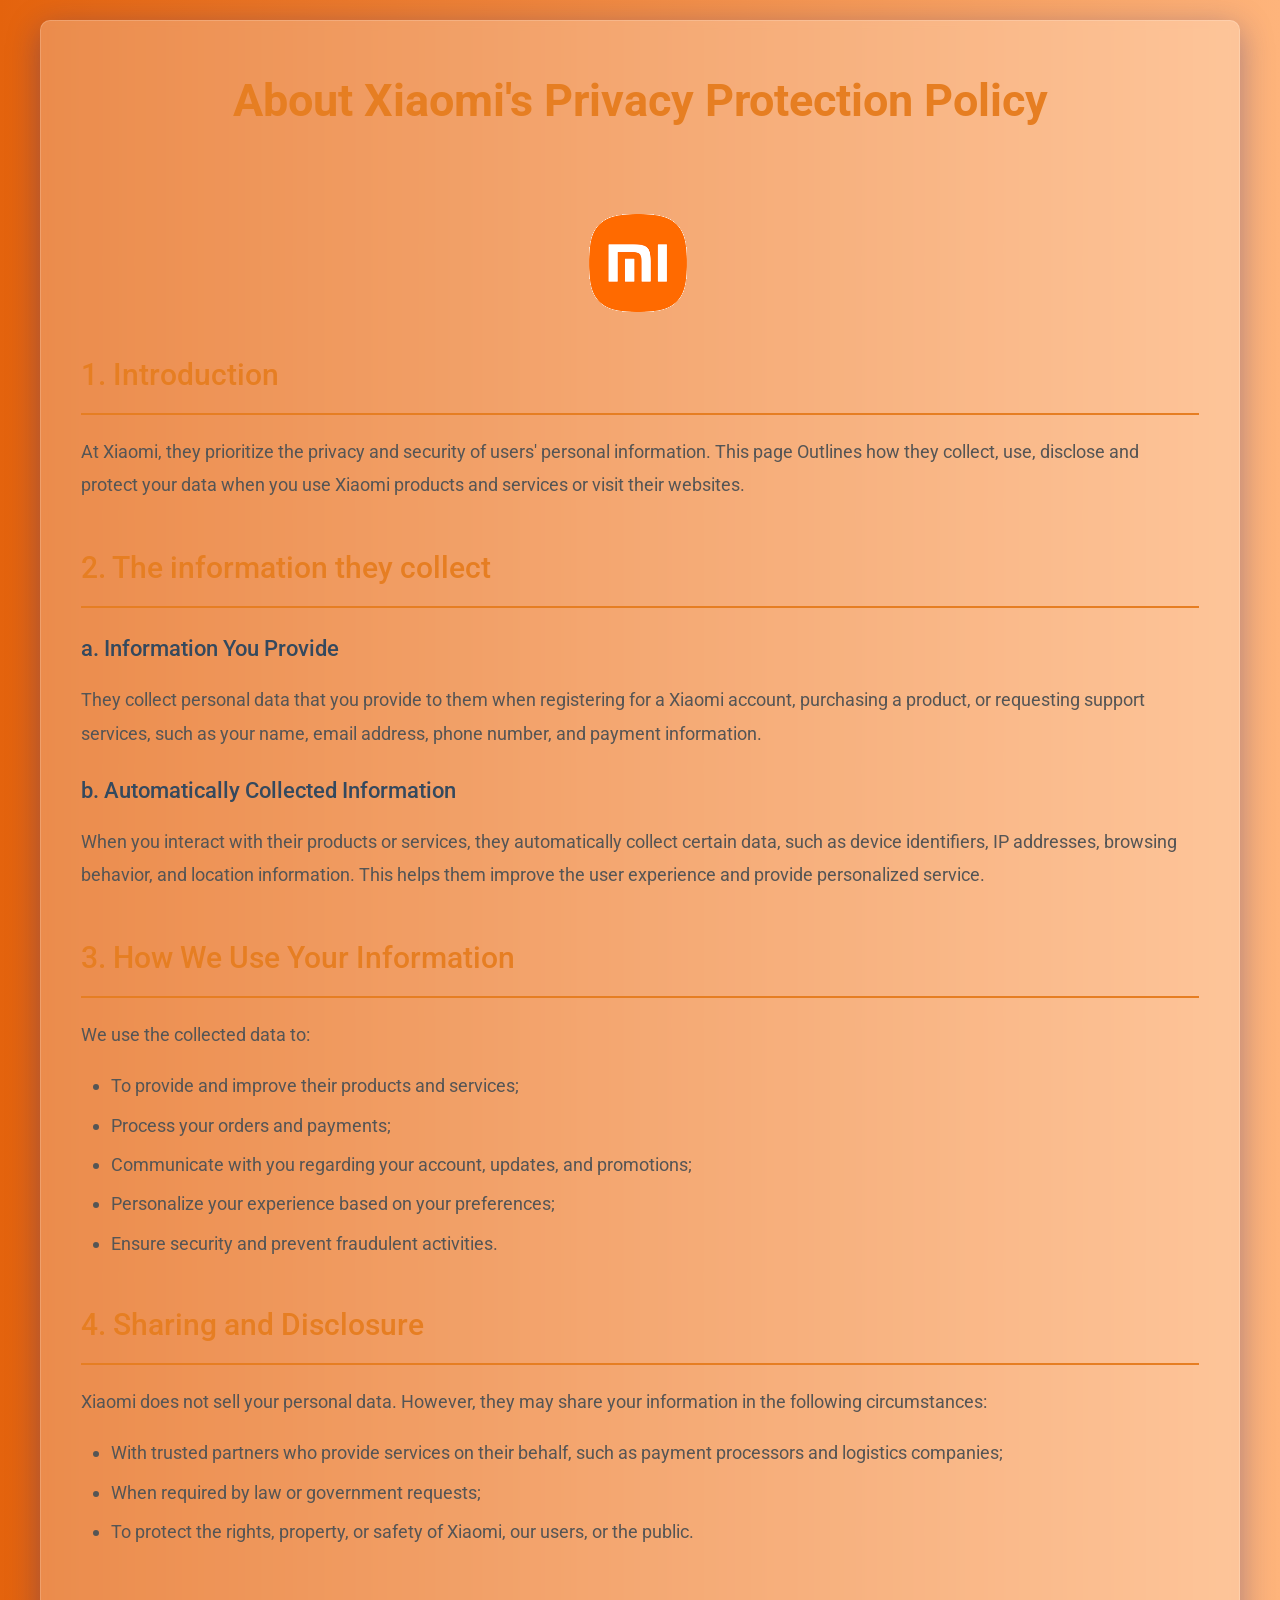
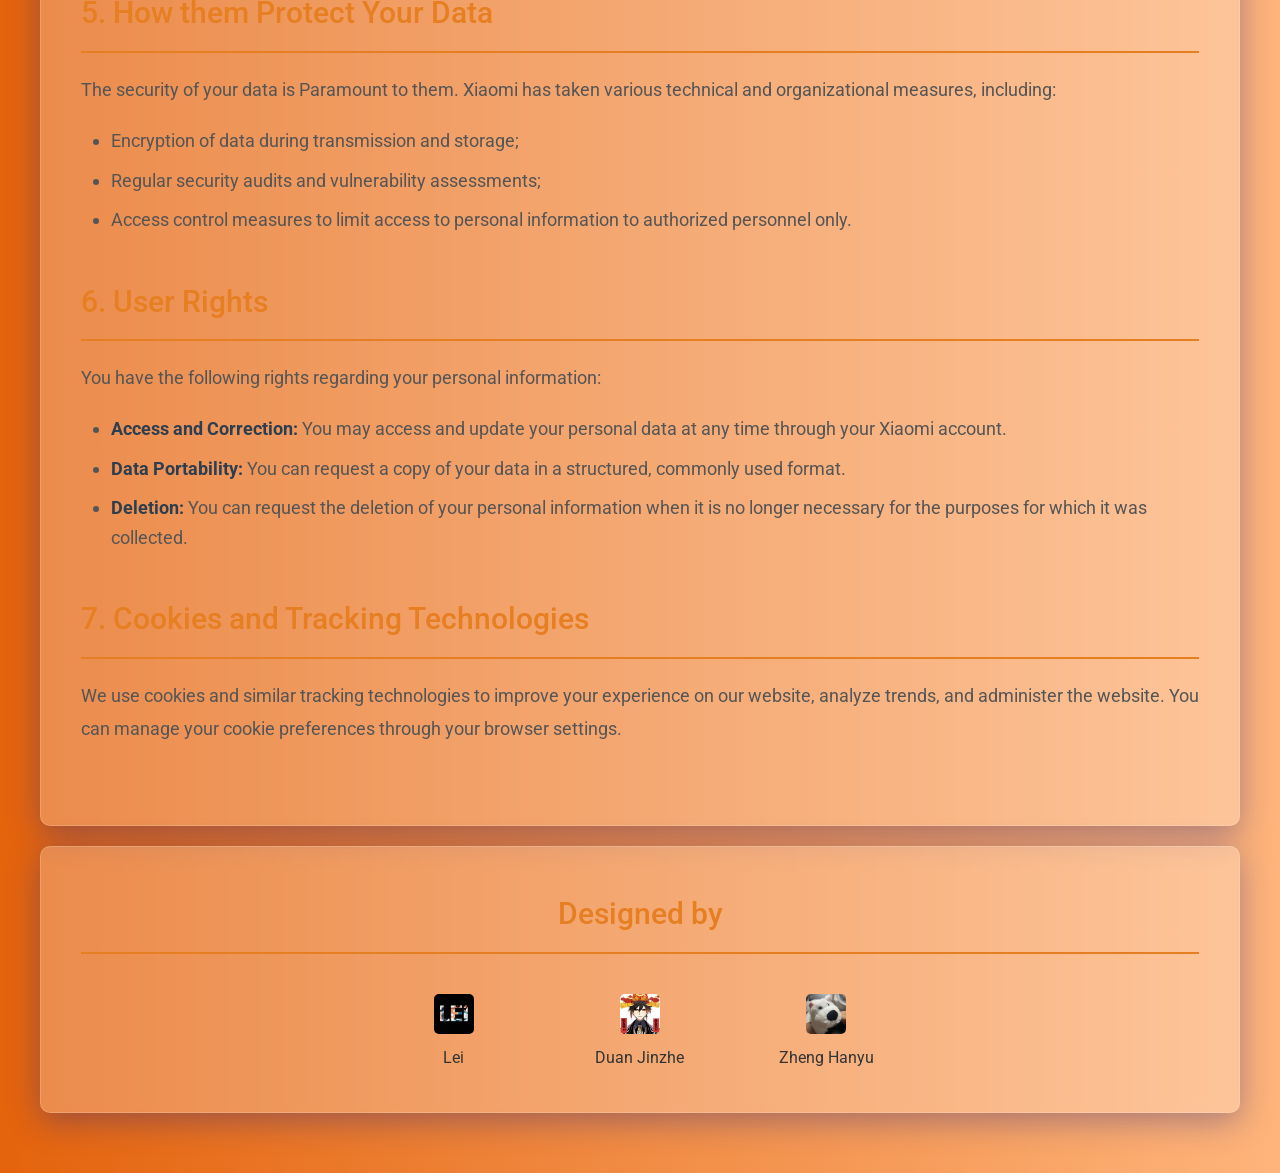
<file: index.html>
<!DOCTYPE html>
<html lang="en">
<head>
    <meta charset="UTF-8">
    <meta name="viewport" content="width=device-width, initial-scale=1.0">
    <meta http-equiv="X-UA-Compatible" content="IE=edge">
    <title>Xiaomi Privacy Policy</title>
    <link rel="stylesheet" href="styles.css">
    <link href="https://fonts.googleapis.com/css2?family=Roboto:wght@400;500;700&display=swap" rel="stylesheet">
    <link rel="short icon" href="image/favicon.ico">
</head>
<title></title>
<body class="gradient-linear">
    <div class="container">
        <header>
            <h1>About Xiaomi's Privacy Protection Policy</h1>
        </header>
        <div id="mi">
            <img src="image/mi.svg" alt="" id="pic">

        </div>
        <section>
            <h2>1. Introduction</h2>
            <p>At Xiaomi, they prioritize the privacy and security of users' personal information. This page Outlines how they collect, use, disclose and protect your data when you use Xiaomi products and services or visit their websites.</p>
        </section>

        <section>
            <h2>2. The information they collect</h2>
            <h3>a. Information You Provide</h3>
            <p>They collect personal data that you provide to them when registering for a Xiaomi account, purchasing a product, or requesting support services, such as your name, email address, phone number, and payment information.</p>

            <h3>b. Automatically Collected Information</h3>
            <p>When you interact with their products or services, they automatically collect certain data, such as device identifiers, IP addresses, browsing behavior, and location information. This helps them improve the user experience and provide personalized service.</p>
        </section>

        <section>
            <h2>3. How We Use Your Information</h2>
            <p>We use the collected data to:</p>
            <ul>
                <li>To provide and improve their products and services;</li>
                <li>Process your orders and payments;</li>
                <li>Communicate with you regarding your account, updates, and promotions;</li>
                <li>Personalize your experience based on your preferences;</li>
                <li>Ensure security and prevent fraudulent activities.</li>
            </ul>
        </section>

        <section>
            <h2>4. Sharing and Disclosure</h2>
            <p>Xiaomi does not sell your personal data. However, they may share your information in the following circumstances:</p>
            <ul>
                <li>With trusted partners who provide services on their behalf, such as payment processors and logistics companies;</li>
                <li>When required by law or government requests;</li>
                <li>To protect the rights, property, or safety of Xiaomi, our users, or the public.</li>
            </ul>
        </section>

        <section>
            <h2>5. How them Protect Your Data</h2>
            <p>The security of your data is Paramount to them. Xiaomi has taken various technical and organizational measures, including:</p>
            <ul>
                <li>Encryption of data during transmission and storage;</li>
                <li>Regular security audits and vulnerability assessments;</li>
                <li>Access control measures to limit access to personal information to authorized personnel only.</li>
            </ul>
        </section>

        <section>
            <h2>6. User Rights</h2>
            <p>You have the following rights regarding your personal information:</p>
            <ul>
                <li><strong>Access and Correction:</strong> You may access and update your personal data at any time through your Xiaomi account.</li>
                <li><strong>Data Portability:</strong> You can request a copy of your data in a structured, commonly used format.</li>
                <li><strong>Deletion:</strong> You can request the deletion of your personal information when it is no longer necessary for the purposes for which it was collected.</li>
            </ul>
        </section>

        <section>
            <h2>7. Cookies and Tracking Technologies</h2>
            <p>We use cookies and similar tracking technologies to improve your experience on our website, analyze trends, and administer the website. You can manage your cookie preferences through your browser settings.</p>
        </section>

        <!-- <section>
            <h2>8. Policy Updates</h2>
            <p>We may update this privacy policy from time to time to reflect changes in law or our services. We will notify you of any significant changes by posting the updated policy on our website and informing you via email.</p>
        </section> -->

        <!-- <section>
            <h2>9. Contact Us</h2>
            <p>If you have any questions or concerns about this privacy policy, you can contact us through the following channels:</p>
            <ul>
                <li><strong>Email:</strong> privacy@xiaomi.com</li>
                <li><strong>Phone:</strong> 123-456-7890</li>
                <li><strong>Address:</strong> 123 Xiaomi Headquarters, Beijing, China</li>
            </ul>
        </section> -->
    </div>
    <footer class="yejiao">
        <h2>Designed by</h2>
        <div class="box" style="width: 50%; margin: 0 auto;">
           
        
        <div inline-div>
            <img class="image2" src="image/lei.jpg" alt="" height="30px" width="30px">
            <br>Lei
            
        </div>
        
        <div inline-div>
            <img class="image2" src="image/duanjinzhe.jpg" alt="" height="30px" width="30px">
            <br>Duan Jinzhe
            
        </div>
        
        <div inline-div>
            <img class="image2" src="image/zhenghanyu.jpg" alt="" height="30px" width="30px">
            <br>Zheng Hanyu
            
        </div>
        </div>
    </footer>
</body>
</html>
</file>
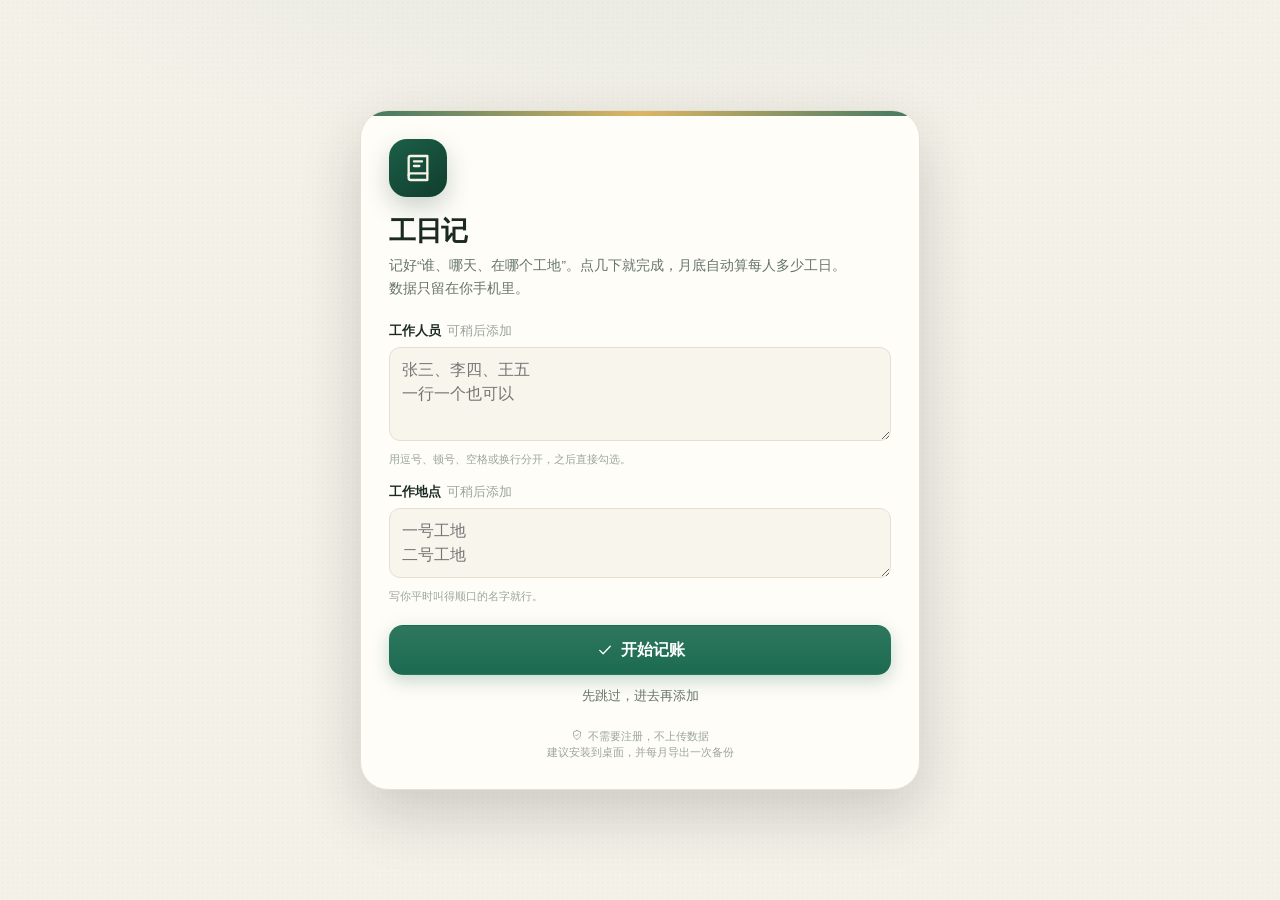
<file: gongriji/index.html>
<!DOCTYPE html>
<html lang="zh-CN" data-theme="auto">
<head>
  <meta charset="UTF-8">
  <meta name="viewport" content="width=device-width, initial-scale=1.0, viewport-fit=cover, maximum-scale=5.0, interactive-widget=resizes-content">
  <meta name="robots" content="noindex,nofollow">
  <meta name="description" content="工日记：在手机上点几下就记好谁在哪天去了哪个工地，自动统计每人每月工日。数据只保存在本机。">
  <meta name="theme-color" content="#f6f4ee" media="(prefers-color-scheme: light)">
  <meta name="theme-color" content="#101713" media="(prefers-color-scheme: dark)">
  <meta name="apple-mobile-web-app-capable" content="yes">
  <meta name="apple-mobile-web-app-status-bar-style" content="default">
  <meta name="apple-mobile-web-app-title" content="工日记">
  <meta name="format-detection" content="telephone=no">
  <title>工日记 · 记工与统计</title>
  <link rel="manifest" href="./manifest.json">
  <link rel="icon" href="./favicon.ico" sizes="32x32">
  <link rel="icon" href="./icons/favicon.svg" type="image/svg+xml">
  <link rel="apple-touch-icon" href="./icons/apple-touch-icon.png">
  <link rel="stylesheet" href="./styles.css">
</head>
<body>
  <div id="app" class="app-shell"></div>
  <div id="toast-region" class="toast-region" aria-live="polite" aria-atomic="false"></div>
  <dialog id="modal" class="modal"></dialog>
  <input id="import-file" type="file" accept=".json,application/json" hidden>
  <noscript>
    <div style="padding:32px;font-family:sans-serif;line-height:1.8">
      工日记需要启用 JavaScript 才能使用。请在浏览器设置中开启后重新打开。
    </div>
  </noscript>
  <script src="./app.js"></script>
</body>
</html>
</file>
<file: styles.css>
/* Reset */
* {
    margin: 0;
    padding: 0;
    box-sizing: border-box;
}

body {
    font-family: 'Roboto', sans-serif;
    background-color: #f4f7f9;
    color: #333;
    line-height: 1.8;
    padding: 20px;
}

.container {
    max-width: 1200px;
    margin: 0 auto;
    background: #ffffff;
    padding: 40px;
    border-radius: 10px;
    box-shadow: 0 4px 8px rgba(0, 0, 0, 0.1);
    background: rgba( 255, 255, 255, 0.25 );
    box-shadow: 0 8px 32px 0 rgba( 31, 38, 135, 0.37 );
    backdrop-filter: blur( 4px );
    -webkit-backdrop-filter: blur( 4px );
    border-radius: 10px;
    border: 1px solid rgba( 255, 255, 255, 0.18 );
}

header {
    text-align: center;
    margin-bottom: 40px;
}

header h1 {
    font-size: 2.8em;
    font-weight: 700;
    color: #e67e22;
    margin-bottom: 10px;
}

section {
    margin-bottom: 40px;
}

/* section  */
h2 {
    font-size: 1.9em;
    font-weight: 500;
    color: #e67e22;
    margin-bottom: 20px;
    border-bottom: 2px solid #e67e22;
    padding-bottom: 10px;
}

section h3 {
    font-size: 1.4em;
    font-weight: 500;
    color: #34495e;
    margin-bottom: 15px;
}

section p, section ul {
    font-size: 1.15em;
    margin-bottom: 20px;
    color: #555;
}

ul {
    list-style-type: disc;
    margin-left: 30px;
}

ul li {
    margin-bottom: 10px;
    line-height: 1.6;
}

strong {
    color: #2c3e50;
}

a {
    color: #e67e22;
    text-decoration: none;
    font-weight: 500;
}

a:hover {
    text-decoration: underline;
}

/* Add responsive design */
@media (max-width: 768px) {
    body {
        padding: 10px;
    }

    .container {
        padding: 20px;
    }

    header h1 {
        font-size: 2.2em;
    }

    section h2 {
        font-size: 1.6em;
    }

    section h3 {
        font-size: 1.3em;
    }

    section p, section ul {
        font-size: 1.05em;
    }
}

.gradient-linear {
    /* width: 300px;
    height: 200px; */
    background: linear-gradient(to right, #e4630d, #feb47b);
    margin-bottom: 20px;
}

.yejiao {
    max-width: 1200px;
    margin: 20px  auto;
    background: #ffffff;
    padding: 40px;
    border-radius: 10px;
    box-shadow: 0 4px 8px rgba(0, 0, 0, 0.1);
    text-align: center;
    background: rgba( 255, 255, 255, 0.25 );
    box-shadow: 0 8px 32px 0 rgba( 31, 38, 135, 0.37 );
    backdrop-filter: blur( 4px );
    -webkit-backdrop-filter: blur( 4px );
    border-radius: 10px;
    border: 1px solid rgba( 255, 255, 255, 0.18 );
}
.image2{
    margin-top: 20px; 
    width: 40px; 
    height:40px; 
    border-radius:5px; 
}

.box{
    display: flex;
}

.box div{
    flex:1;
    
}

#mi{
    text-align: center;
    
}
/* #pic{
    -webkit-box-shadow:0px 0px 186px 17px rgba(237,138,7,0.92);
    -moz-box-shadow: 0px 0px 186px 17px rgba(237,138,7,0.92);
    box-shadow: 0px 0px 186px 17px rgba(237,138,7,0.92);
} */
</file>
<file: gongriji/styles.css>
/* =========================================================
   工日记 · Workday Ledger
   Mobile-first, no external dependencies.
   ========================================================= */

:root {
  color-scheme: light;
  --bg: #f4f1e9;
  --bg-strong: #eae4d7;
  --surface: #fffdf8;
  --surface-2: #f8f5ed;
  --surface-3: #eee9dd;
  --ink: #1b2923;
  --ink-2: #43554c;
  --muted: #66746c;
  --faint: #9aa49e;
  --line: #e6dfd1;
  --line-strong: #d5cbb9;
  --primary: #1b6b51;
  --primary-strong: #14543f;
  --primary-soft: #e2f0e8;
  --primary-ink: #0f4936;
  --accent: #a45f0c;
  --accent-soft: #fbefd9;
  --danger: #b8453c;
  --danger-soft: #f8e5e1;
  --blue: #3c6f96;
  --blue-soft: #e4eef6;
  --shadow-sm: 0 1px 2px rgba(27, 41, 35, .04), 0 3px 12px rgba(27, 41, 35, .05);
  --shadow-md: 0 10px 32px rgba(27, 41, 35, .10);
  --shadow-lg: 0 24px 60px rgba(20, 34, 28, .18);
  --radius-sm: 12px;
  --radius: 18px;
  --radius-lg: 24px;
  --hero-a: #1c5f49;
  --hero-b: #103d2e;
  --hero-ink: #f8f3e4;
  --paper-grain: rgba(91, 70, 37, .025);
  --font: -apple-system, BlinkMacSystemFont, "SF Pro SC", "SF Pro Text", "PingFang SC",
    "Hiragino Sans GB", "Microsoft YaHei", "Noto Sans CJK SC", sans-serif;
  --mono: "SF Mono", "Cascadia Mono", "Roboto Mono", Consolas, monospace;
  --safe-bottom: env(safe-area-inset-bottom, 0px);
  --safe-top: env(safe-area-inset-top, 0px);
}

html[data-theme="dark"] {
  color-scheme: dark;
  --bg: #101713;
  --bg-strong: #0b110e;
  --surface: #18221c;
  --surface-2: #1d2922;
  --surface-3: #25332b;
  --ink: #edf2ed;
  --ink-2: #c0ccc4;
  --muted: #91a097;
  --faint: #728178;
  --line: #2a3830;
  --line-strong: #3a4b41;
  --primary: #63c9a4;
  --primary-strong: #82d9b8;
  --primary-soft: #173d2e;
  --primary-ink: #baf0da;
  --accent: #e2a34d;
  --accent-soft: #3a2a14;
  --danger: #ec8078;
  --danger-soft: #3a1d1a;
  --blue: #8ab8dc;
  --blue-soft: #1b2d3b;
  --shadow-sm: 0 1px 2px rgba(0, 0, 0, .18), 0 3px 12px rgba(0, 0, 0, .16);
  --shadow-md: 0 10px 32px rgba(0, 0, 0, .28);
  --shadow-lg: 0 24px 60px rgba(0, 0, 0, .45);
  --hero-a: #1a5a45;
  --hero-b: #0d3326;
  --hero-ink: #f8f3e4;
  --paper-grain: rgba(255, 255, 255, .018);
}

@media (prefers-color-scheme: dark) {
  html[data-theme="auto"] {
    color-scheme: dark;
    --bg: #101713;
    --bg-strong: #0b110e;
    --surface: #18221c;
    --surface-2: #1d2922;
    --surface-3: #25332b;
    --ink: #edf2ed;
    --ink-2: #c0ccc4;
    --muted: #91a097;
    --faint: #728178;
    --line: #2a3830;
    --line-strong: #3a4b41;
    --primary: #63c9a4;
    --primary-strong: #82d9b8;
    --primary-soft: #173d2e;
    --primary-ink: #baf0da;
    --accent: #e2a34d;
    --accent-soft: #3a2a14;
    --danger: #ec8078;
    --danger-soft: #3a1d1a;
    --blue: #8ab8dc;
    --blue-soft: #1b2d3b;
    --shadow-sm: 0 1px 2px rgba(0, 0, 0, .18), 0 3px 12px rgba(0, 0, 0, .16);
    --shadow-md: 0 10px 32px rgba(0, 0, 0, .28);
    --shadow-lg: 0 24px 60px rgba(0, 0, 0, .45);
    --hero-a: #1a5a45;
    --hero-b: #0d3326;
    --hero-ink: #f8f3e4;
    --paper-grain: rgba(255, 255, 255, .018);
  }
}

* { box-sizing: border-box; }
html { -webkit-text-size-adjust: 100%; text-size-adjust: 100%; }
body {
  margin: 0;
  min-height: 100dvh;
  background:
    radial-gradient(1100px 500px at 50% -180px, color-mix(in srgb, var(--primary) 8%, transparent), transparent 70%),
    var(--bg);
  color: var(--ink);
  font-family: var(--font);
  font-size: 15px;
  line-height: 1.5;
  -webkit-font-smoothing: antialiased;
  overflow-x: hidden;
}
body::before {
  content: "";
  position: fixed;
  inset: 0;
  pointer-events: none;
  z-index: 0;
  background-image: radial-gradient(var(--paper-grain) 1px, transparent 1px);
  background-size: 5px 5px;
}
button, input, textarea, select { font: inherit; color: inherit; }
textarea, input { scroll-margin-bottom: 150px; }
button { -webkit-tap-highlight-color: transparent; touch-action: manipulation; }
body.modal-open { overflow: hidden; }
button:not(:disabled) { cursor: pointer; }
a { color: var(--primary); text-decoration-thickness: 1.5px; text-underline-offset: 3px; }
img, svg { display: block; }
svg { width: 18px; height: 18px; flex: none; }
h1, h2, h3, p { margin: 0; }
ul, ol { margin: 0; padding: 0; list-style: none; }
:focus-visible { outline: 3px solid color-mix(in srgb, var(--primary) 40%, transparent); outline-offset: 2px; }
::selection { background: var(--primary-soft); color: var(--primary-ink); }

.sr-only {
  position: absolute !important;
  width: 1px; height: 1px;
  padding: 0; margin: -1px;
  overflow: hidden; clip: rect(0, 0, 0, 0);
  white-space: nowrap; border: 0;
}
.hidden { display: none !important; }
.muted { color: var(--muted); }
.small { font-size: 13px; }
.tiny { font-size: 12px; }
.nowrap { white-space: nowrap; }
.num { font-variant-numeric: tabular-nums; letter-spacing: -.02em; }
.stack { display: flex; flex-direction: column; }
.gap-4 { gap: 4px; } .gap-6 { gap: 6px; } .gap-8 { gap: 8px; } .gap-10 { gap: 10px; }
.gap-12 { gap: 12px; } .gap-16 { gap: 16px; } .gap-20 { gap: 20px; }
.row { display: flex; align-items: center; }
.between { justify-content: space-between; }
.wrap { flex-wrap: wrap; }
.grow { flex: 1; min-width: 0; }

/* ---------- App frame ---------- */
.app-shell { position: relative; z-index: 1; min-height: 100dvh; }
.topbar {
  position: sticky;
  top: 0;
  z-index: 35;
  padding: calc(10px + var(--safe-top)) 18px 10px;
  background: var(--bg);
  background: color-mix(in srgb, var(--bg) 92%, transparent);
  border-bottom: 1px solid transparent;
  backdrop-filter: saturate(1.25) blur(18px);
  -webkit-backdrop-filter: saturate(1.25) blur(18px);
  transition: border-color .2s ease, background .2s ease;
}
.topbar.scrolled { border-bottom-color: color-mix(in srgb, var(--line) 75%, transparent); }
.topbar-inner {
  max-width: 980px;
  margin: 0 auto;
  display: flex;
  align-items: center;
  gap: 14px;
}
.brand { display: flex; align-items: center; gap: 10px; min-width: 0; }
.brand-mark {
  width: 36px; height: 36px;
  border-radius: 12px;
  background: linear-gradient(145deg, var(--hero-a), var(--hero-b));
  color: var(--hero-ink);
  display: grid; place-items: center;
  box-shadow: inset 0 1px 0 rgba(255,255,255,.16), 0 4px 12px rgba(15, 61, 46, .22);
  flex: none;
}
.brand-mark svg { width: 21px; height: 21px; }
.brand-text { display: flex; flex-direction: column; line-height: 1.15; }
.brand-name { font-size: 18px; font-weight: 750; letter-spacing: .04em; }
.brand-sub { font-size: 10.5px; color: var(--muted); letter-spacing: .16em; margin-top: 2px; }
.top-actions { margin-left: auto; display: flex; align-items: center; gap: 6px; }

.desktop-nav { display: none; align-items: center; gap: 4px; margin-left: 24px; }
.desktop-nav button {
  border: 0; background: transparent; color: var(--muted);
  padding: 8px 14px; border-radius: 999px; font-size: 14px; font-weight: 600;
}
.desktop-nav button.active { background: var(--surface); color: var(--ink); box-shadow: var(--shadow-sm); }
.desktop-nav button:hover:not(.active) { color: var(--ink); }

.app-main {
  max-width: 980px;
  margin: 0 auto;
  padding: 10px 18px calc(168px + var(--safe-bottom));
}
.view-head { display: flex; align-items: flex-end; gap: 14px; margin: 8px 2px 16px; }
.view-head h1 { font-size: 26px; font-weight: 750; letter-spacing: -.02em; line-height: 1.2; }
.view-head .sub { color: var(--muted); font-size: 13px; margin-top: 4px; }
.view-head-actions { margin-left: auto; display: flex; gap: 8px; }

/* ---------- Buttons ---------- */
.btn {
  display: inline-flex; align-items: center; justify-content: center; gap: 7px;
  min-height: 42px; padding: 0 16px;
  border: 1px solid transparent; border-radius: 12px;
  background: var(--surface-2); color: var(--ink);
  font-weight: 650; font-size: 14px; line-height: 1;
  text-decoration: none;
  transition: transform .12s ease, background .15s ease, border-color .15s ease, box-shadow .15s ease;
}
.btn:active:not(:disabled) { transform: scale(.975); }
.btn:disabled { opacity: .45; cursor: not-allowed; }
.btn svg { width: 18px; height: 18px; flex: none; }
.btn-primary {
  background: linear-gradient(180deg, color-mix(in srgb, var(--primary) 92%, white), var(--primary));
  color: #fff; box-shadow: 0 6px 18px color-mix(in srgb, var(--primary) 25%, transparent);
}
.btn-primary.is-saved:disabled { opacity: 1; background: var(--primary-soft); color: var(--primary-ink); box-shadow: none; }
html[data-theme="dark"] .btn-primary { color: #0c241a; background: linear-gradient(180deg, var(--primary), color-mix(in srgb, var(--primary) 82%, #0b3a2a)); }
.btn-soft { background: var(--primary-soft); color: var(--primary-ink); }
.btn-ghost { background: transparent; border-color: var(--line); }
.btn-danger { background: var(--danger-soft); color: var(--danger); }
.btn-sm { min-height: 34px; padding: 0 11px; font-size: 12.5px; border-radius: 9px; gap: 5px; }
.btn-sm svg { width: 15px; height: 15px; }
.btn-lg { min-height: 50px; padding: 0 22px; border-radius: 14px; font-size: 16px; }
.btn-block { width: 100%; }

.icon-btn {
  width: 40px; height: 40px; flex: none;
  display: inline-grid; place-items: center;
  border: 1px solid transparent; border-radius: 12px;
  background: transparent; color: var(--ink-2);
  transition: background .15s ease, color .15s ease, transform .12s ease;
}
.icon-btn:hover { background: var(--surface-2); color: var(--ink); }
.icon-btn:active { transform: scale(.94); }
.icon-btn svg { width: 21px; height: 21px; }
.icon-btn.bordered { border-color: var(--line); background: var(--surface); }
.icon-btn.sm { width: 32px; height: 32px; border-radius: 9px; }
.icon-btn.sm svg { width: 17px; height: 17px; }

.link-btn {
  border: 0; background: transparent; color: var(--primary);
  font-size: 13px; font-weight: 650; padding: 6px 4px; border-radius: 8px;
  display: inline-flex; align-items: center; gap: 3px; white-space: nowrap;
}
.link-btn svg { width: 15px; height: 15px; }
.link-btn:hover { background: var(--primary-soft); }

/* ---------- Cards & sections ---------- */
.card {
  background: var(--surface);
  border: 1px solid var(--line);
  border-radius: var(--radius);
  box-shadow: var(--shadow-sm);
}
.card-pad { padding: 16px; }
.form-card { padding: 16px; margin-top: 12px; }
.section-head {
  display: flex; align-items: center; gap: 10px;
  margin-bottom: 12px; flex-wrap: wrap;
}
.section-head h2 { font-size: 15.5px; font-weight: 720; letter-spacing: -.01em; white-space: nowrap; }
.section-head .hint { color: var(--muted); font-size: 12px; }
.section-head .actions { margin-left: auto; display: flex; align-items: center; gap: 2px; }
.count-pill {
  display: inline-flex; align-items: center; gap: 4px;
  min-height: 22px; padding: 0 8px; border-radius: 999px;
  background: var(--primary-soft); color: var(--primary-ink);
  font-size: 11.5px; font-weight: 700; letter-spacing: .01em;
}
.count-pill.neutral { background: var(--surface-3); color: var(--muted); }

/* ---------- Date hero ---------- */
.date-hero {
  position: relative;
  overflow: hidden;
  padding: 18px;
  border-radius: 26px;
  color: var(--hero-ink);
  background:
    radial-gradient(420px 230px at 108% -20%, rgba(255, 225, 153, .20), transparent 60%),
    linear-gradient(135deg, var(--hero-a), var(--hero-b));
  box-shadow: 0 18px 44px rgba(16, 61, 46, .24), inset 0 1px 0 rgba(255,255,255,.10);
  isolation: isolate;
}
.date-hero::before {
  content: "";
  position: absolute;
  width: 240px; height: 240px;
  right: -95px; bottom: -140px;
  border: 1px solid rgba(255,255,255,.12);
  border-radius: 50%;
  box-shadow: 0 0 0 28px rgba(255,255,255,.035), 0 0 0 58px rgba(255,255,255,.022);
  z-index: -1;
}
.hero-top { display: flex; align-items: center; gap: 10px; }
.hero-kicker { font-size: 11.5px; letter-spacing: .2em; color: rgba(248,243,228,.66); font-weight: 650; }
.hero-nav { margin-left: auto; display: flex; gap: 6px; }
.hero-nav button {
  width: 34px; height: 34px; border-radius: 50%;
  display: grid; place-items: center;
  background: rgba(255,255,255,.09); border: 1px solid rgba(255,255,255,.13);
  color: var(--hero-ink);
  transition: background .15s ease, transform .12s ease;
}
.hero-nav button:hover { background: rgba(255,255,255,.17); }
.hero-nav button:active { transform: scale(.92); }
.hero-nav svg { width: 18px; height: 18px; }
.date-display {
  display: flex; align-items: flex-end; gap: 16px;
  width: 100%; margin: 8px 0 14px;
  padding: 0; border: 0; background: transparent; color: inherit; text-align: left;
}
.date-display #date-input { z-index: 2; }
.date-num {
  font-size: clamp(58px, 17vw, 76px);
  line-height: .82;
  font-weight: 680;
  letter-spacing: -.07em;
  font-variant-numeric: tabular-nums;
  color: #fff9e9;
  text-shadow: 0 2px 20px rgba(0,0,0,.10);
}
.date-side { display: flex; flex-direction: column; gap: 4px; padding-bottom: 4px; }
.date-week {
  width: fit-content;
  padding: 1px 8px; border-radius: 999px;
  background: rgba(255,255,255,.13);
  border: 1px solid rgba(255,255,255,.15);
  font-size: 11.5px; font-weight: 650;
}
.date-month { font-size: 18px; font-weight: 650; letter-spacing: .01em; }
.date-relative { font-size: 11.5px; color: rgba(248,243,228,.62); }
.hero-aside { display: none; }
.hero-quick { display: flex; align-items: center; gap: 6px; flex-wrap: wrap; }
.hero-quick button {
  min-height: 31px; padding: 0 11px;
  border-radius: 999px;
  border: 1px solid rgba(255,255,255,.14);
  background: rgba(255,255,255,.07);
  color: rgba(252,248,236,.88);
  font-size: 12px; font-weight: 600;
}
.hero-quick button:hover { background: rgba(255,255,255,.14); }
.hero-quick button.active { background: #f7f0dd; color: #194a39; border-color: #f7f0dd; }
.hero-recorded {
  margin-left: auto;
  display: inline-flex; align-items: center; gap: 5px;
  font-size: 11.5px; color: rgba(248,243,228,.72);
}
.hero-recorded .dot { width: 6px; height: 6px; border-radius: 50%; background: #efc36a; box-shadow: 0 0 0 3px rgba(239,195,106,.14); }

/* ---------- Form chips ---------- */
.chip-row { display: flex; flex-wrap: wrap; gap: 8px; }
.loc-chip {
  display: inline-flex; align-items: center; gap: 7px;
  min-height: 39px; max-width: 100%;
  padding: 0 13px;
  border: 1px solid var(--line-strong);
  border-radius: 999px;
  background: var(--surface-2);
  color: var(--ink-2);
  font-size: 13.5px; font-weight: 600;
  transition: background .15s ease, color .15s ease, border-color .15s ease, transform .12s ease;
}
.loc-chip .loc-dot { width: 8px; height: 8px; border-radius: 50%; flex: none; }
.loc-chip:hover { border-color: var(--primary); color: var(--ink); }
.loc-chip:active { transform: scale(.97); }
.loc-chip.selected {
  background: var(--primary);
  border-color: var(--primary);
  color: #fff;
  box-shadow: 0 4px 12px color-mix(in srgb, var(--primary) 22%, transparent);
}
html[data-theme="dark"] .loc-chip.selected { color: #09251a; }
.loc-chip.selected .loc-dot { background: #f7e7b9 !important; }
.loc-chip .check { width: 15px; height: 15px; }
.add-chip {
  display: inline-flex; align-items: center; gap: 5px;
  min-height: 39px; padding: 0 13px;
  border: 1px dashed var(--line-strong);
  border-radius: 999px; background: transparent;
  color: var(--muted); font-size: 13px; font-weight: 600;
}
.add-chip:hover { color: var(--primary); border-color: var(--primary); background: var(--primary-soft); }

.worker-grid {
  display: grid;
  grid-template-columns: repeat(auto-fill, minmax(105px, 1fr));
  gap: 8px;
}
.worker-chip {
  position: relative;
  display: flex; align-items: center; gap: 8px;
  min-height: 48px; padding: 7px 9px;
  border: 1px solid var(--line);
  border-radius: 13px;
  background: var(--surface-2);
  color: var(--ink-2);
  text-align: left;
  transition: border-color .15s ease, background .15s ease, transform .12s ease;
}
.worker-chip:active { transform: scale(.97); }
.worker-chip:hover { border-color: var(--line-strong); }
.worker-chip.selected {
  background: var(--primary-soft);
  border-color: color-mix(in srgb, var(--primary) 55%, var(--line));
  color: var(--primary-ink);
}
.avatar {
  width: 30px; height: 30px; flex: none;
  border-radius: 10px;
  display: grid; place-items: center;
  font-size: 12px; font-weight: 750;
  letter-spacing: 0;
  background: var(--surface-2);
  color: var(--ink-2);
  background: color-mix(in srgb, var(--p, #778a82) 17%, var(--surface-2));
  color: color-mix(in srgb, var(--p, #778a82) 82%, var(--ink));
}
.worker-name { font-size: 13.5px; font-weight: 650; overflow: hidden; text-overflow: ellipsis; white-space: nowrap; min-width: 0; }
.worker-chip .worker-name { flex: 1; }
.worker-check {
  width: 17px; height: 17px; flex: none;
  border-radius: 50%;
  border: 1.5px solid var(--line-strong);
  display: grid; place-items: center;
  color: transparent;
  background: var(--surface);
  transition: background .15s ease, color .15s ease, border-color .15s ease;
}
.worker-check svg { width: 11px; height: 11px; stroke-width: 3.2; }
.worker-chip.selected .worker-check { background: var(--primary); border-color: var(--primary); color: #fff; }
html[data-theme="dark"] .worker-chip.selected .worker-check { color: #08261a; }
.worker-chip.archived { opacity: .7; }
.worker-chip .archived-mark { font-size: 9px; color: var(--muted); border: 1px solid var(--line); border-radius: 4px; padding: 0 3px; }

.day-parts { margin-top: 11px; padding: 10px 11px; border-radius: 12px; background: var(--surface-2); border: 1px solid var(--line); }
.day-parts-head { display: flex; align-items: center; gap: 7px; margin-bottom: 8px; flex-wrap: wrap; }
.day-parts-head span { font-size: 12px; font-weight: 700; }
.day-parts-head small { font-size: 10px; color: var(--muted); }
.day-parts-head b { margin-left: auto; font-size: 12px; font-weight: 750; color: var(--primary); font-variant-numeric: tabular-nums; }
.part-chips { display: flex; flex-wrap: wrap; gap: 6px; }
.part-chip { display: inline-flex; align-items: center; gap: 6px; min-height: 36px; padding: 0 10px; border-radius: 8px; border: 1px solid var(--line-strong); background: var(--surface); color: var(--ink-2); font-size: 12px; font-weight: 650; }
.part-chip b { font-size: 10px; font-weight: 600; color: var(--muted); }
.part-chip.half { background: var(--accent-soft); border-color: color-mix(in srgb, var(--accent) 32%, var(--line)); color: color-mix(in srgb, var(--accent) 75%, var(--ink)); }
.part-chip.half b { color: color-mix(in srgb, var(--accent) 75%, var(--ink)); }
.reuse-bar { display: flex; align-items: center; gap: 9px; padding: 8px 9px 8px 11px; margin-bottom: 10px; border-radius: 11px; background: var(--accent-soft); border: 1px solid color-mix(in srgb, var(--accent) 18%, transparent); }
.reuse-main { flex: 1; min-width: 0; display: flex; flex-direction: column; gap: 1px; }
.reuse-main strong { font-size: 12px; font-weight: 700; color: color-mix(in srgb, var(--accent) 70%, var(--ink)); }
.reuse-main small { font-size: 10.5px; color: color-mix(in srgb, var(--accent) 55%, var(--muted)); white-space: nowrap; overflow: hidden; text-overflow: ellipsis; }
.reuse-bar .btn { flex: none; background: var(--surface); color: var(--primary-ink); border: 1px solid color-mix(in srgb, var(--accent) 20%, transparent); }
.worker-tools { display: flex; align-items: center; gap: 2px; }
.worker-search { position: relative; margin-bottom: 10px; }
.worker-search svg { position: absolute; left: 11px; top: 50%; transform: translateY(-50%); width: 16px; height: 16px; color: var(--muted); }
.worker-search input { width: 100%; min-height: 38px; padding: 0 12px 0 34px; border-radius: 10px; border: 1px solid var(--line); background: var(--surface-2); font-size: 16px; }
.worker-search input::placeholder { color: var(--faint); }

.note-wrap { margin-top: 2px; }
.note-label { display: flex; align-items: center; gap: 6px; font-size: 12px; color: var(--muted); margin-bottom: 7px; }
.note-input {
  width: 100%; min-height: 46px; max-height: 120px;
  resize: none;
  padding: 10px 12px;
  border-radius: 11px;
  border: 1px solid var(--line);
  background: var(--surface-2);
  font-size: 16px; line-height: 1.5;
}
.note-input::placeholder { color: var(--faint); }
.note-input:focus { outline: none; border-color: var(--primary); background: var(--surface); box-shadow: 0 0 0 3px color-mix(in srgb, var(--primary) 12%, transparent); }

/* ---------- Save dock ---------- */
.save-dock {
  position: fixed;
  z-index: 45;
  left: 0; right: 0;
  bottom: calc(66px + var(--safe-bottom));
  padding: 0 14px;
  pointer-events: none;
}
.save-inner {
  pointer-events: auto;
  max-width: 980px; margin: 0 auto;
  display: flex; align-items: center; gap: 12px;
  padding: 9px 9px 9px 16px;
  border: 1px solid color-mix(in srgb, var(--line-strong) 82%, transparent);
  border-radius: 20px;
  background: var(--surface);
  background: color-mix(in srgb, var(--surface) 95%, transparent);
  box-shadow: var(--shadow-lg);
  backdrop-filter: blur(20px) saturate(1.2);
  -webkit-backdrop-filter: blur(20px) saturate(1.2);
}
.save-info { min-width: 0; flex: 1; }
.save-title { font-size: 13.5px; font-weight: 700; white-space: nowrap; overflow: hidden; text-overflow: ellipsis; }
.save-sub { font-size: 11.5px; color: var(--muted); margin-top: 1px; white-space: nowrap; overflow: hidden; text-overflow: ellipsis; }
.save-dock .btn { min-height: 46px; padding: 0 20px; border-radius: 13px; font-size: 15px; flex: none; }
.save-dock .btn svg { width: 17px; height: 17px; }
.dirty-dot { display: inline-block; width: 6px; height: 6px; border-radius: 50%; background: var(--accent); margin-right: 5px; vertical-align: 1px; }

/* ---------- Entries ---------- */
.day-section { margin-top: 22px; }
.day-section-head { display: flex; align-items: center; gap: 8px; margin: 0 2px 10px; }
.day-section-head h2 { font-size: 15px; font-weight: 720; }
.entry-list { display: flex; flex-direction: column; gap: 9px; }
.entry-card {
  padding: 13px 14px;
  background: var(--surface);
  border: 1px solid var(--line);
  border-radius: 15px;
  box-shadow: var(--shadow-sm);
}
.entry-head { display: flex; align-items: center; gap: 8px; }
.entry-loc { display: flex; align-items: center; gap: 7px; min-width: 0; }
.entry-loc .loc-dot { width: 8px; height: 8px; border-radius: 50%; flex: none; }
.entry-loc strong { font-size: 14.5px; font-weight: 700; white-space: nowrap; overflow: hidden; text-overflow: ellipsis; }
.entry-meta { margin-left: auto; color: var(--muted); font-size: 11.5px; white-space: nowrap; }
.entry-people { display: flex; flex-wrap: wrap; gap: 5px; margin-top: 10px; }
.person-tag {
  display: inline-flex; align-items: center; gap: 4px;
  padding: 2px 7px 2px 3px;
  border-radius: 7px;
  background: var(--surface-2);
  color: var(--ink-2);
  font-size: 11.5px; font-weight: 600;
}
.person-tag .mini-avatar {
  width: 18px; height: 18px; border-radius: 6px;
  display: grid; place-items: center;
  font-size: 9px; font-weight: 750;
  background: color-mix(in srgb, var(--p, #778a82) 18%, var(--surface-2));
  color: color-mix(in srgb, var(--p, #778a82) 85%, var(--ink));
}
.half-mark { display: inline-flex; align-items: center; justify-content: center; min-width: 14px; height: 14px; padding: 0 2px; border-radius: 4px; background: var(--accent-soft); color: color-mix(in srgb, var(--accent) 80%, var(--ink)); font-size: 9px; font-weight: 800; line-height: 1; }
.entry-note { margin-top: 9px; padding-top: 8px; border-top: 1px dashed var(--line); color: var(--muted); font-size: 12.5px; white-space: pre-wrap; overflow-wrap: anywhere; }
.entry-actions { display: flex; gap: 2px; margin-left: 2px; }
.entry-empty {
  padding: 24px 18px;
  border: 1px dashed var(--line-strong);
  border-radius: 16px;
  text-align: center;
  color: var(--muted);
  background: color-mix(in srgb, var(--surface) 50%, transparent);
}
.entry-empty svg { width: 26px; height: 26px; margin: 0 auto 7px; color: var(--faint); }

/* ---------- Bottom nav ---------- */
.bottom-nav {
  position: fixed;
  z-index: 50;
  left: 0; right: 0; bottom: 0;
  display: grid;
  grid-template-columns: repeat(4, 1fr);
  gap: 2px;
  padding: 7px 12px calc(7px + var(--safe-bottom));
  background: var(--surface);
  background: color-mix(in srgb, var(--surface) 97%, transparent);
  border-top: 1px solid var(--line);
  backdrop-filter: blur(22px) saturate(1.2);
  -webkit-backdrop-filter: blur(22px) saturate(1.2);
}
.nav-item {
  border: 0; background: transparent;
  display: flex; flex-direction: column; align-items: center; gap: 3px;
  padding: 3px 0;
  color: var(--muted);
  font-size: 10.5px; font-weight: 650; letter-spacing: .01em;
}
.nav-icon {
  width: 44px; height: 29px;
  display: grid; place-items: center;
  border-radius: 10px;
  transition: background .15s ease, color .15s ease;
}
.nav-icon svg { width: 21px; height: 21px; }
.nav-item.active { color: var(--primary); }
.nav-item.active .nav-icon { background: var(--primary-soft); }
.nav-item:active .nav-icon { transform: scale(.94); }

/* ---------- Segmented & month switch ---------- */
.seg {
  display: inline-flex; padding: 3px; gap: 2px;
  border-radius: 12px; background: var(--surface-3);
}
.seg button {
  min-height: 34px; padding: 0 16px;
  border: 0; border-radius: 9px;
  background: transparent; color: var(--muted);
  font-size: 13px; font-weight: 650;
}
.seg button.active { background: var(--surface); color: var(--ink); box-shadow: 0 1px 4px rgba(0,0,0,.08); }

.month-switch {
  display: flex; align-items: center; gap: 8px;
  padding: 7px 8px;
  border: 1px solid var(--line);
  border-radius: 14px;
  background: var(--surface);
  box-shadow: var(--shadow-sm);
}
.month-switch .label { flex: 1; text-align: center; font-weight: 720; font-size: 15.5px; letter-spacing: -.01em; border: 0; background: transparent; padding: 0; cursor: pointer; color: var(--ink); display: flex; flex-direction: column; align-items: center; justify-content: center; min-height: 34px; }
.month-switch .label:hover { color: var(--primary); }
.month-switch .label small { display: block; font-size: 10.5px; color: var(--muted); font-weight: 500; letter-spacing: .05em; margin-top: 1px; }

.month-picker { padding: 2px 0 4px; }
.month-year { display: flex; align-items: center; gap: 10px; margin-bottom: 12px; }
.month-year strong { flex: 1; text-align: center; font-size: 18px; font-weight: 720; }
.month-year button { width: 36px; height: 36px; border-radius: 10px; border: 0; background: var(--surface-2); color: var(--ink-2); display: grid; place-items: center; }
.month-year button:hover { background: var(--primary-soft); color: var(--primary); }
.month-year button:disabled { opacity: .3; }
.month-grid { display: grid; grid-template-columns: repeat(4, 1fr); gap: 7px; }
.month-cell { min-height: 48px; border: 1px solid var(--line); border-radius: 10px; background: var(--surface-2); color: var(--ink-2); font-size: 13px; font-weight: 650; }
.month-cell:hover { border-color: var(--primary); color: var(--primary); }
.month-cell.active { background: var(--primary); border-color: var(--primary); color: #fff; }
html[data-theme="dark"] .month-cell.active { color: #08261a; }
.month-cell:disabled { opacity: .3; cursor: not-allowed; }
.month-picker-note { margin-top: 10px; color: var(--muted); font-size: 11px; text-align: center; }
.month-switch button { width: 34px; height: 34px; border-radius: 9px; border: 0; background: var(--surface-2); display: grid; place-items: center; color: var(--ink-2); }
.month-switch button:hover { background: var(--primary-soft); color: var(--primary); }
.month-switch svg { width: 18px; height: 18px; }

/* ---------- Records ---------- */
.records-toolbar { display: flex; flex-direction: column; gap: 10px; margin-bottom: 16px; }
.records-summary {
  display: flex; align-items: center; gap: 10px; flex-wrap: wrap;
  padding: 2px 4px;
  color: var(--muted); font-size: 12.5px;
}
.records-summary strong { color: var(--ink); font-size: 13px; }
.records-summary .sep { width: 3px; height: 3px; border-radius: 50%; background: var(--faint); }
.search-row { display: flex; gap: 8px; }
.search-box { position: relative; flex: 1; }
.search-box svg { position: absolute; left: 12px; top: 50%; transform: translateY(-50%); width: 17px; height: 17px; color: var(--muted); pointer-events: none; }
.search-box input {
  width: 100%; min-height: 42px;
  padding: 0 36px;
  border-radius: 12px; border: 1px solid var(--line);
  background: var(--surface); font-size: 16px;
}
.search-box input::placeholder { color: var(--faint); }
.search-clear { position: absolute; right: 5px; top: 50%; transform: translateY(-50%); width: 30px; height: 30px; border: 0; background: transparent; color: var(--muted); display: grid; place-items: center; border-radius: 8px; }
.filter-btn { min-height: 42px; padding: 0 13px; border-radius: 12px; border: 1px solid var(--line); background: var(--surface); color: var(--ink-2); display: inline-flex; align-items: center; gap: 6px; font-size: 13px; font-weight: 600; white-space: nowrap; }
.filter-btn.active { border-color: var(--primary); background: var(--primary-soft); color: var(--primary-ink); }
.filter-btn svg { width: 17px; height: 17px; }
.filter-chips { display: flex; flex-wrap: wrap; gap: 6px; }
.filter-chip { display: inline-flex; align-items: center; gap: 4px; padding: 3px 8px; border-radius: 999px; background: var(--primary-soft); color: var(--primary-ink); font-size: 11.5px; font-weight: 600; }
.filter-chip button { border: 0; background: transparent; color: inherit; padding: 0; display: grid; place-items: center; }
.filter-chip svg { width: 13px; height: 13px; }

.record-day { margin-bottom: 20px; }
.record-day-head {
  display: flex; align-items: center; gap: 9px;
  margin: 0 2px 8px;
}
.record-day-date { font-size: 16px; font-weight: 750; letter-spacing: -.02em; }
.record-day-week { font-size: 11.5px; color: var(--muted); }
.record-day-count { margin-left: auto; font-size: 11.5px; color: var(--muted); }
.record-day-head .today-mark { font-size: 10px; color: var(--primary-ink); background: var(--primary-soft); border-radius: 4px; padding: 1px 5px; font-weight: 700; }
.record-entry {
  padding: 12px 13px;
  border: 1px solid var(--line);
  border-radius: 13px;
  background: var(--surface);
  margin-bottom: 7px;
}
.record-entry .entry-head { gap: 7px; }
.record-entry .entry-note { margin-top: 7px; padding-top: 7px; }

/* ---------- Stats ---------- */
.kpi-grid { display: grid; grid-template-columns: repeat(2, 1fr); gap: 9px; margin: 14px 0 20px; }
.kpi {
  position: relative;
  padding: 14px 14px 13px;
  border: 1px solid var(--line);
  border-radius: 16px;
  background: var(--surface);
  box-shadow: var(--shadow-sm);
  overflow: hidden;
}
.kpi-label { display: flex; align-items: center; gap: 5px; font-size: 11.5px; color: var(--muted); font-weight: 600; }
.kpi-label svg { width: 14px; height: 14px; }
.kpi-value { margin-top: 7px; display: flex; align-items: baseline; gap: 3px; }
.kpi-value strong { font-size: 30px; font-weight: 720; line-height: 1; letter-spacing: -.04em; font-variant-numeric: tabular-nums; }
.kpi-value span { font-size: 11.5px; color: var(--muted); }
.kpi-delta { display: inline-flex; align-items: center; gap: 2px; margin-top: 7px; font-size: 10.5px; font-weight: 650; color: var(--muted); }
.kpi-delta.up { color: var(--primary); }
.kpi-delta.down { color: var(--accent); }
.kpi-delta svg { width: 12px; height: 12px; }
.kpi.accent { background: linear-gradient(145deg, color-mix(in srgb, var(--primary) 8%, var(--surface)), var(--surface)); }
.kpi.accent .kpi-value strong { color: var(--primary); }

.stats-section { margin-top: 22px; }
.stats-section-head { display: flex; align-items: center; gap: 8px; margin: 0 2px 9px; }
.stats-section-head h2 { font-size: 15px; font-weight: 720; }
.stats-section-head .sub { color: var(--muted); font-size: 11.5px; }
.stats-section-head .right { margin-left: auto; color: var(--muted); font-size: 11.5px; }

.rank-list { border: 1px solid var(--line); border-radius: 15px; background: var(--surface); overflow: hidden; box-shadow: var(--shadow-sm); }
.person-row { border-bottom: 1px solid var(--line); }
.person-row:last-child { border-bottom: 0; }
.person-row > summary {
  display: flex; align-items: center; gap: 10px;
  padding: 11px 13px;
  list-style: none; cursor: pointer;
}
.person-row > summary::-webkit-details-marker { display: none; }
.person-row > summary:hover { background: var(--surface-2); }
.person-row .rank { width: 17px; font-size: 11px; color: var(--faint); font-weight: 700; text-align: center; font-variant-numeric: tabular-nums; }
.person-row .avatar { width: 32px; height: 32px; border-radius: 10px; }
.person-main { flex: 1; min-width: 0; display: flex; flex-direction: column; justify-content: center; }
.person-main .name-line { display: flex; align-items: center; gap: 6px; }
.person-main .name { font-size: 14px; font-weight: 680; white-space: nowrap; overflow: hidden; text-overflow: ellipsis; }
.person-main .meter { margin-top: 5px; height: 4px; background: var(--surface-3); border-radius: 99px; overflow: hidden; }
.person-main .meter i { display: block; height: 100%; border-radius: 99px; background: linear-gradient(90deg, color-mix(in srgb, var(--primary) 72%, #79c6a7), var(--primary)); }
.person-days { text-align: right; flex: none; min-width: 45px; }
.person-days strong { display: block; font-size: 18px; font-weight: 720; line-height: 1.05; letter-spacing: -.03em; font-variant-numeric: tabular-nums; }
.person-days span { font-size: 10px; color: var(--muted); }
.chev { width: 16px; height: 16px; color: var(--faint); transition: transform .2s ease; flex: none; }
.person-row[open] .chev { transform: rotate(180deg); }
.person-detail { padding: 2px 13px 14px 55px; }
.detail-block { margin-top: 10px; }
.detail-block h4 { font-size: 10.5px; color: var(--muted); font-weight: 700; letter-spacing: .08em; margin-bottom: 6px; }
.detail-tags { display: flex; flex-wrap: wrap; gap: 5px; }
.detail-tag { display: inline-flex; align-items: center; gap: 4px; padding: 2px 7px; border-radius: 6px; background: var(--surface-2); font-size: 11px; color: var(--ink-2); }
.detail-tag .loc-dot { width: 6px; height: 6px; border-radius: 50%; }
.date-dots { display: flex; flex-wrap: wrap; gap: 4px; }
.date-pill { min-width: 27px; text-align: center; padding: 2px 5px; border-radius: 5px; background: var(--primary-soft); color: var(--primary-ink); font-size: 10.5px; font-variant-numeric: tabular-nums; }
.date-pill.half { background: var(--accent-soft); color: color-mix(in srgb, var(--accent) 78%, var(--ink)); }
.date-pill i { font-style: normal; font-size: 9px; font-weight: 800; margin-left: 1px; opacity: .8; }
.person-detail .empty-line { color: var(--muted); font-size: 12px; }
.stat-loc-row { display: flex; align-items: center; gap: 9px; padding: 11px 13px; border-bottom: 1px solid var(--line); }
.stat-loc-row:last-child { border-bottom: 0; }
.stat-loc-row .loc-dot { width: 9px; height: 9px; border-radius: 50%; flex: none; }
.stat-loc-name { font-size: 13.5px; font-weight: 650; flex: 1; min-width: 0; white-space: nowrap; overflow: hidden; text-overflow: ellipsis; }
.stat-loc-sub { font-size: 10.5px; color: var(--muted); }
.stat-loc-days { font-size: 15px; font-weight: 720; font-variant-numeric: tabular-nums; }
.stat-loc-days span { font-size: 10px; color: var(--muted); font-weight: 500; }

/* Calendar */
.calendar-card { border: 1px solid var(--line); border-radius: 16px; background: var(--surface); padding: 12px; box-shadow: var(--shadow-sm); max-width: 540px; }
.calendar-head { display: grid; grid-template-columns: repeat(7, 1fr); gap: 4px; margin-bottom: 5px; }
.calendar-head span { text-align: center; font-size: 10.5px; color: var(--muted); font-weight: 600; }
.calendar-grid { display: grid; grid-template-columns: repeat(7, 1fr); gap: 4px; }
.cal-cell {
  aspect-ratio: 1 / 1.06;
  border: 1px solid transparent;
  border-radius: 8px;
  background: var(--surface-2);
  display: flex; flex-direction: column; align-items: center; justify-content: center; gap: 1px;
  color: var(--ink-2);
  position: relative;
  min-height: 36px;
}
.cal-cell.empty { background: transparent; border-color: transparent; pointer-events: none; }
.cal-cell .d { font-size: 11px; font-weight: 600; font-variant-numeric: tabular-nums; }
.cal-cell .n { font-size: 9px; color: var(--muted); font-variant-numeric: tabular-nums; }
.cal-cell.has { border-color: color-mix(in srgb, var(--primary) 18%, transparent); }
.cal-cell.heat-1 { background: color-mix(in srgb, var(--primary) 8%, var(--surface)); }
.cal-cell.heat-2 { background: color-mix(in srgb, var(--primary) 15%, var(--surface)); }
.cal-cell.heat-3 { background: color-mix(in srgb, var(--primary) 23%, var(--surface)); }
.cal-cell.heat-4 { background: color-mix(in srgb, var(--primary) 34%, var(--surface)); color: var(--primary-ink); }
.cal-cell.today { border-color: var(--primary); box-shadow: inset 0 0 0 1px var(--primary); }
.cal-cell.today .d { color: var(--primary); font-weight: 800; }
.cal-cell:not(.empty):hover { border-color: var(--primary); }
.cal-cell .n { display: none; }
.cal-cell.has .n { display: block; }

/* Year matrix */
.matrix-wrap { border: 1px solid var(--line); border-radius: 15px; background: var(--surface); overflow: auto; box-shadow: var(--shadow-sm); max-height: 70vh; }
.matrix { border-collapse: separate; border-spacing: 0; width: 100%; min-width: 0; table-layout: fixed; font-size: 10px; }
.matrix th, .matrix td { padding: 7px 1px; text-align: center; border-bottom: 1px solid var(--line); white-space: nowrap; }
.matrix thead th { position: sticky; top: 0; z-index: 2; background: var(--surface-2); color: var(--muted); font-weight: 650; font-size: 9px; }
.matrix th:first-child, .matrix td:first-child { position: sticky; left: 0; z-index: 1; background: var(--surface); text-align: left; width: 68px; min-width: 68px; max-width: 68px; padding-left: 7px; }
.matrix thead th:first-child { z-index: 3; background: var(--surface-2); }
.matrix tbody tr:last-child td { border-bottom: 0; }
.matrix tbody tr.total-row td { background: var(--surface-2); font-weight: 700; }
.matrix .m-cell { display: inline-grid; place-items: center; width: 100%; min-width: 0; height: 25px; padding: 0; border: 0; border-radius: 5px; background: transparent; color: var(--ink-2); font-variant-numeric: tabular-nums; font-size: 9.5px; cursor: pointer; }
.matrix .m-cell.has { background: var(--primary-soft); color: var(--primary-ink); font-weight: 700; }
.matrix .m-cell.zero { color: var(--faint); }
.matrix .m-cell:hover { outline: 2px solid color-mix(in srgb, var(--primary) 35%, transparent); }
.matrix .name-cell { display: flex; align-items: center; gap: 4px; max-width: 64px; }
.matrix .name-cell .avatar { width: 18px; height: 18px; border-radius: 5px; font-size: 7.5px; }
.matrix .name-cell span { overflow: hidden; text-overflow: ellipsis; font-size: 10px; }
@media (min-width: 720px) {
  .matrix { font-size: 11.5px; }
  .matrix th, .matrix td { padding: 8px 3px; }
  .matrix th:first-child, .matrix td:first-child { width: 92px; min-width: 92px; max-width: 92px; padding-left: 10px; }
  .matrix .name-cell { max-width: 86px; gap: 5px; }
  .matrix .name-cell .avatar { width: 20px; height: 20px; font-size: 8px; }
  .matrix .name-cell span { font-size: 11.5px; }
  .matrix .m-cell { font-size: 11.5px; height: 28px; }
}

/* ---------- Settings ---------- */
.settings-group { margin-bottom: 18px; }
.settings-group-title { font-size: 11.5px; color: var(--muted); font-weight: 700; letter-spacing: .1em; margin: 0 4px 7px; }
.list-card { border: 1px solid var(--line); border-radius: 16px; background: var(--surface); overflow: hidden; box-shadow: var(--shadow-sm); }
.setting-row {
  width: 100%; border: 0; background: transparent;
  display: flex; align-items: center; gap: 12px;
  padding: 13px 14px;
  text-align: left;
  border-bottom: 1px solid var(--line);
}
.setting-row:last-child { border-bottom: 0; }
button.setting-row:hover { background: var(--surface-2); }
.setting-icon { width: 33px; height: 33px; flex: none; border-radius: 10px; background: var(--surface-2); color: var(--ink-2); display: grid; place-items: center; }
.setting-icon svg { width: 17px; height: 17px; }
.setting-icon.primary { background: var(--primary-soft); color: var(--primary); }
.setting-icon.accent { background: var(--accent-soft); color: var(--accent); }
.setting-icon.danger { background: var(--danger-soft); color: var(--danger); }
.setting-main { flex: 1; min-width: 0; }
.setting-title { display: block; font-size: 13.5px; font-weight: 650; }
.setting-sub { display: block; font-size: 11.5px; color: var(--muted); margin-top: 2px; line-height: 1.45; }
.setting-value { font-size: 12px; color: var(--muted); flex: none; }
.setting-row .chev { width: 16px; height: 16px; color: var(--faint); flex: none; }
.setting-note { padding: 11px 14px; font-size: 11.5px; color: var(--muted); background: var(--surface-2); line-height: 1.6; display: flex; align-items: flex-start; gap: 7px; }
.setting-note > svg { width: 15px; height: 15px; flex: none; margin-top: 2px; }
.onboard-foot svg { display: inline-block; width: 12px; height: 12px; vertical-align: -1px; margin-right: 3px; }
.theme-row { display: flex; gap: 6px; padding: 12px 14px; }
.theme-opt { flex: 1; min-height: 40px; border-radius: 10px; border: 1px solid var(--line); background: var(--surface-2); color: var(--muted); font-size: 12px; font-weight: 600; display: inline-flex; align-items: center; justify-content: center; gap: 5px; }
.theme-opt svg { width: 15px; height: 15px; }
.theme-opt.active { background: var(--primary-soft); color: var(--primary-ink); border-color: color-mix(in srgb, var(--primary) 40%, var(--line)); }

.help-block { padding: 2px 0 12px; }
.help-block + .help-block { border-top: 1px solid var(--line); padding-top: 13px; }
.help-block h3 { display: flex; align-items: center; gap: 6px; font-size: 13px; font-weight: 700; margin-bottom: 6px; }
.help-block h3 svg { width: 16px; height: 16px; color: var(--primary); }
.help-block p { color: var(--ink-2); font-size: 12.5px; line-height: 1.7; }
.help-steps { margin: 8px 0 0 18px; padding: 0; list-style: decimal; }
.help-steps li { color: var(--ink-2); font-size: 12.5px; line-height: 1.8; padding-left: 3px; }
.help-steps li::marker { color: var(--primary); font-weight: 700; }
.help-steps strong { color: var(--ink); }
.about-mark { width: 62px; height: 62px; margin: 2px auto 0; border-radius: 20px; background: linear-gradient(145deg, var(--hero-a), var(--hero-b)); color: var(--hero-ink); display: grid; place-items: center; box-shadow: 0 10px 26px rgba(16,61,46,.22); }
.about-mark svg { width: 33px; height: 33px; }

.manage-list { border: 1px solid var(--line); border-radius: 13px; overflow: hidden; background: var(--surface); }
.manage-row { display: flex; align-items: center; gap: 10px; padding: 9px 11px; border-bottom: 1px solid var(--line); }
.manage-row:last-child { border-bottom: 0; }
.manage-row .avatar { width: 32px; height: 32px; border-radius: 9px; }
.manage-main { flex: 1; min-width: 0; }
.manage-name { font-size: 13.5px; font-weight: 650; white-space: nowrap; overflow: hidden; text-overflow: ellipsis; }
.manage-sub { font-size: 10.5px; color: var(--muted); margin-top: 1px; }
.manage-row.archived { opacity: .55; }
.manage-actions { display: flex; gap: 2px; }

.onboard-wrap {
  min-height: 100dvh;
  display: grid; place-items: center;
  padding: calc(28px + var(--safe-top)) 18px calc(28px + var(--safe-bottom));
  position: relative; z-index: 1;
}
.onboard-card {
  width: min(560px, 100%);
  background: var(--surface);
  border: 1px solid var(--line);
  border-radius: 28px;
  padding: 28px;
  box-shadow: var(--shadow-lg);
  position: relative;
  overflow: hidden;
}
.onboard-card::before {
  content: "";
  position: absolute; inset: 0 0 auto;
  height: 5px;
  background: linear-gradient(90deg, var(--hero-a), #d7a94a, var(--hero-a));
  opacity: .85;
}
.onboard-logo { width: 58px; height: 58px; border-radius: 18px; background: linear-gradient(145deg, var(--hero-a), var(--hero-b)); color: var(--hero-ink); display: grid; place-items: center; box-shadow: 0 10px 24px rgba(16,61,46,.22); margin-bottom: 18px; }
.onboard-logo svg { width: 32px; height: 32px; }
.onboard-card h1 { font-size: 27px; font-weight: 760; letter-spacing: -.03em; line-height: 1.2; }
.onboard-lead { margin-top: 8px; color: var(--muted); font-size: 13.5px; line-height: 1.65; }
.onboard-form { margin-top: 22px; display: flex; flex-direction: column; gap: 15px; }
.field label { display: flex; align-items: center; gap: 6px; font-size: 12.5px; font-weight: 650; margin-bottom: 6px; }
.field label .optional { color: var(--faint); font-weight: 500; }
.field textarea, .field input, .field select {
  width: 100%; min-height: 46px; padding: 10px 12px;
  border: 1px solid var(--line); border-radius: 11px; background: var(--surface-2);
  font-size: 16px; line-height: 1.5;
}
.field textarea { resize: vertical; min-height: 66px; }
.field textarea:focus, .field input:focus { outline: none; border-color: var(--primary); box-shadow: 0 0 0 3px color-mix(in srgb, var(--primary) 12%, transparent); background: var(--surface); }
.field .tip { color: var(--faint); font-size: 10.5px; margin-top: 5px; }
.onboard-actions { display: flex; gap: 8px; margin-top: 20px; }
.onboard-actions .btn-primary { flex: 1; }
.onboard-foot { margin-top: 14px; text-align: center; color: var(--faint); font-size: 10.5px; line-height: 1.6; }
.onboard-skip { border: 0; background: transparent; color: var(--muted); font-size: 12.5px; padding: 8px; text-align: center; width: 100%; margin-top: 4px; }
.onboard-skip:hover { color: var(--primary); }

/* ---------- Modal / sheet ---------- */
.modal {
  position: fixed;
  top: var(--vv-top, 0px);
  left: 0; right: 0; bottom: auto;
  z-index: 100;
  width: 100%; max-width: none;
  height: var(--vvh, 100dvh); max-height: none;
  margin: 0; padding: 10px;
  border: 0; background: transparent;
  overflow: hidden;
}
.modal[open] { display: flex; align-items: flex-end; justify-content: center; }
.modal::backdrop { background: rgba(10, 20, 16, .48); backdrop-filter: blur(4px); }
.sheet {
  width: min(520px, 100%);
  max-height: 88dvh;
  max-height: min(88dvh, 760px, calc(var(--vvh, 100dvh) - 20px));
  display: flex; flex-direction: column;
  background: var(--surface);
  border: 1px solid var(--line);
  border-radius: 22px;
  box-shadow: var(--shadow-lg);
  overflow: hidden;
  animation: sheet-in .22s cubic-bezier(.22,.8,.3,1);
}
@keyframes sheet-in { from { transform: translateY(18px); opacity: .5; } to { transform: translateY(0); opacity: 1; } }
.sheet-head { display: flex; align-items: flex-start; gap: 12px; padding: 18px 18px 12px; }
.sheet-head h2 { font-size: 17px; font-weight: 740; letter-spacing: -.02em; }
.sheet-head .sub { font-size: 11.5px; color: var(--muted); margin-top: 3px; line-height: 1.5; }
.sheet-head .icon-btn { margin-left: auto; margin-top: -4px; margin-right: -6px; }
.sheet-body { padding: 4px 18px 16px; overflow-y: auto; -webkit-overflow-scrolling: touch; flex: 1 1 auto; min-height: 0; }
.sheet-foot { display: flex; gap: 8px; padding: 12px 18px calc(16px + var(--safe-bottom)); border-top: 1px solid var(--line); background: var(--surface); }
.sheet-foot .btn { flex: 1; }
.sheet-foot .btn-ghost { flex: 0 0 auto; min-width: 86px; }
.sheet-body .field + .field { margin-top: 13px; }
.sheet-body .field textarea { min-height: 80px; }
.dialog-message { font-size: 13.5px; color: var(--ink-2); line-height: 1.65; }
.dialog-message strong { color: var(--ink); }
.dialog-note { margin-top: 9px; padding: 9px 11px; border-radius: 9px; background: var(--surface-2); color: var(--muted); font-size: 11.5px; line-height: 1.6; }
.dialog-list { display: flex; flex-direction: column; gap: 6px; margin-top: 10px; }
.dialog-list-item { display: flex; align-items: center; gap: 8px; padding: 8px 10px; border-radius: 8px; background: var(--surface-2); font-size: 12.5px; }
.dialog-list-item .loc-dot { width: 7px; height: 7px; border-radius: 50%; }

/* ---------- Toast ---------- */
.toast-region {
  position: fixed; z-index: 90;
  left: 50%; bottom: calc(76px + var(--safe-bottom));
  transform: translateX(-50%);
  width: min(470px, calc(100vw - 24px));
  display: flex; flex-direction: column; gap: 7px;
  pointer-events: none;
}
.toast {
  display: flex; align-items: center; gap: 10px;
  padding: 10px 13px;
  border-radius: 12px;
  background: #1c2a23;
  color: #f5f1e6;
  box-shadow: 0 10px 30px rgba(0,0,0,.22);
  font-size: 12.5px; line-height: 1.4;
  pointer-events: auto;
  animation: toast-in .2s ease both;
}
.toast.leaving { animation: toast-out .18s ease both; }
.toast .toast-text { flex: 1; }
.toast button { border: 0; background: transparent; color: #f0c97a; font-weight: 700; font-size: 12px; padding: 4px 5px; border-radius: 6px; white-space: nowrap; }
.toast button:hover { background: rgba(255,255,255,.1); }
body.has-save-dock .toast-region { bottom: calc(150px + var(--safe-bottom)); }
@keyframes toast-in { from { opacity: 0; transform: translateY(7px) scale(.98); } to { opacity: 1; transform: none; } }
@keyframes toast-out { to { opacity: 0; transform: translateY(5px); } }

.banner {
  display: flex; align-items: flex-start; gap: 10px;
  padding: 11px 13px;
  border-radius: 12px;
  background: var(--accent-soft);
  color: color-mix(in srgb, var(--accent) 70%, var(--ink));
  font-size: 12px; line-height: 1.55;
  border: 1px solid color-mix(in srgb, var(--accent) 25%, transparent);
  margin-bottom: 12px;
}
.banner svg { width: 17px; height: 17px; flex: none; margin-top: 1px; }
.banner .grow { flex: 1; }
.banner button { border: 0; background: transparent; color: inherit; font-weight: 700; font-size: 11.5px; padding: 2px 4px; }
.backup-banner { margin: 10px 0 0; display: flex; align-items: center; flex-wrap: wrap; gap: 6px; }
.backup-banner .grow { flex: 1 1 190px; }
.backup-banner button { white-space: nowrap; }

/* ---------- Empty / setup ---------- */
.setup-card { padding: 22px 18px; text-align: center; }
.setup-card .setup-icon { width: 44px; height: 44px; border-radius: 14px; background: var(--primary-soft); color: var(--primary); display: grid; place-items: center; margin: 0 auto 10px; }
.setup-card .setup-icon svg { width: 23px; height: 23px; }
.setup-card h3 { font-size: 15px; font-weight: 720; }
.setup-card p { color: var(--muted); font-size: 12px; margin: 4px auto 13px; max-width: 320px; line-height: 1.6; }
.setup-actions { display: flex; justify-content: center; gap: 7px; flex-wrap: wrap; }

/* ---------- misc ---------- */
.divider { height: 1px; background: var(--line); margin: 12px 0; }
.pill-note { display: inline-flex; align-items: center; gap: 4px; padding: 2px 7px; border-radius: 999px; background: var(--surface-2); color: var(--muted); font-size: 10.5px; }
.offline-banner { position: sticky; top: calc(64px + var(--safe-top)); z-index: 30; margin: 0 auto 10px; max-width: 980px; }
.offline-banner .banner { margin: 0 0 8px; background: var(--surface); border-color: var(--line); color: var(--muted); }
.version-line { text-align: center; color: var(--faint); font-size: 10.5px; padding: 10px 0 2px; line-height: 1.7; }

@media (min-width: 720px) {
  .topbar { padding: 12px 24px 10px; }
  .app-main { padding: 16px 24px 140px; }
  .desktop-nav { display: flex; }
  .bottom-nav { display: none; }
  .save-dock { bottom: 16px; }
  .kpi-grid { grid-template-columns: repeat(4, 1fr); }
  .modal[open] { align-items: center; }
  .date-hero { padding: 22px 24px; }
  .hero-aside {
    display: flex;
    position: absolute;
    right: 26px;
    top: 80px;
    width: 190px;
    padding: 13px 15px 12px;
    flex-direction: column;
    gap: 1px;
    border: 1px solid rgba(255,255,255,.13);
    border-radius: 15px;
    background: rgba(255,255,255,.07);
    backdrop-filter: blur(8px);
  }
  .hero-aside-kicker { font-size: 9.5px; letter-spacing: .16em; color: rgba(248,243,228,.58); }
  .hero-aside-value { font-size: 31px; font-weight: 720; line-height: 1.15; color: #fff9e9; font-variant-numeric: tabular-nums; letter-spacing: -.03em; }
  .hero-aside-value small { font-size: 10.5px; font-weight: 500; color: rgba(248,243,228,.62); margin-left: 4px; letter-spacing: 0; }
  .hero-aside-sub { font-size: 10.5px; color: rgba(248,243,228,.62); }
  .hero-recorded { margin-left: 14px; }
  .worker-grid { grid-template-columns: repeat(auto-fill, minmax(116px, 1fr)); }
  .form-card { padding: 18px; }
  .view-head h1 { font-size: 30px; }
}
@media (min-width: 900px) {
  .app-main { padding-left: 32px; padding-right: 32px; }
  .topbar-inner { max-width: 1040px; }
  .app-main { max-width: 1040px; }
  .save-inner { max-width: 1040px; }
}
@media (max-width: 380px) {
  .app-main { padding-left: 13px; padding-right: 13px; }
  .topbar { padding-left: 13px; padding-right: 13px; }
  .date-hero { padding: 16px; border-radius: 22px; }
  .date-num { font-size: 58px; }
  .date-display { gap: 12px; }
  .worker-grid { grid-template-columns: repeat(2, minmax(0, 1fr)); }
  .kpi-value strong { font-size: 26px; }
  .save-info { max-width: 160px; }
  .save-dock .btn { padding: 0 14px; font-size: 14px; }
}
@media (prefers-reduced-motion: reduce) {
  *, *::before, *::after { animation-duration: .001ms !important; transition-duration: .001ms !important; }
}
@media print {
  html[data-theme] {
    --bg: #fff;
    --bg-strong: #fff;
    --surface: #fff;
    --surface-2: #f7f6f2;
    --surface-3: #efeee9;
    --ink: #111814;
    --ink-2: #33423a;
    --muted: #58645d;
    --faint: #7b857f;
    --line: #ddd8cd;
    --line-strong: #c9c2b5;
    --primary: #1b6b51;
    --primary-strong: #14543f;
    --primary-soft: #e6f1ea;
    --primary-ink: #0f4936;
    --accent: #8f5308;
    --accent-soft: #f7ecd9;
    --danger: #9c3b33;
    --danger-soft: #f7e6e3;
  }
  body { background: #fff; color: var(--ink); }
  .topbar, .bottom-nav, .save-dock, .toast-region, .no-print, .view-head-actions, .seg { display: none !important; }
  .month-switch { border: 0; box-shadow: none; padding: 0 0 6px; }
  .month-switch button:not(.label) { display: none !important; }
  .month-switch .label { align-items: flex-start; text-align: left; }
  .month-switch .label small { display: none; }
  .app-main { max-width: 100%; padding: 0; }
  .card, .kpi, .rank-list, .calendar-card, .matrix-wrap { box-shadow: none; break-inside: avoid; }
  .person-row { break-inside: avoid; }
  .date-hero { box-shadow: none; print-color-adjust: exact; -webkit-print-color-adjust: exact; }
  .matrix-wrap { max-height: none; overflow: visible; }
  .matrix { min-width: 0; font-size: 9px; }
  .matrix th, .matrix td { padding: 5px 3px; }
  .record-day, .record-entry, .entry-card { break-inside: avoid; }
  .entry-card, .record-entry { box-shadow: none; }
}
</file>
